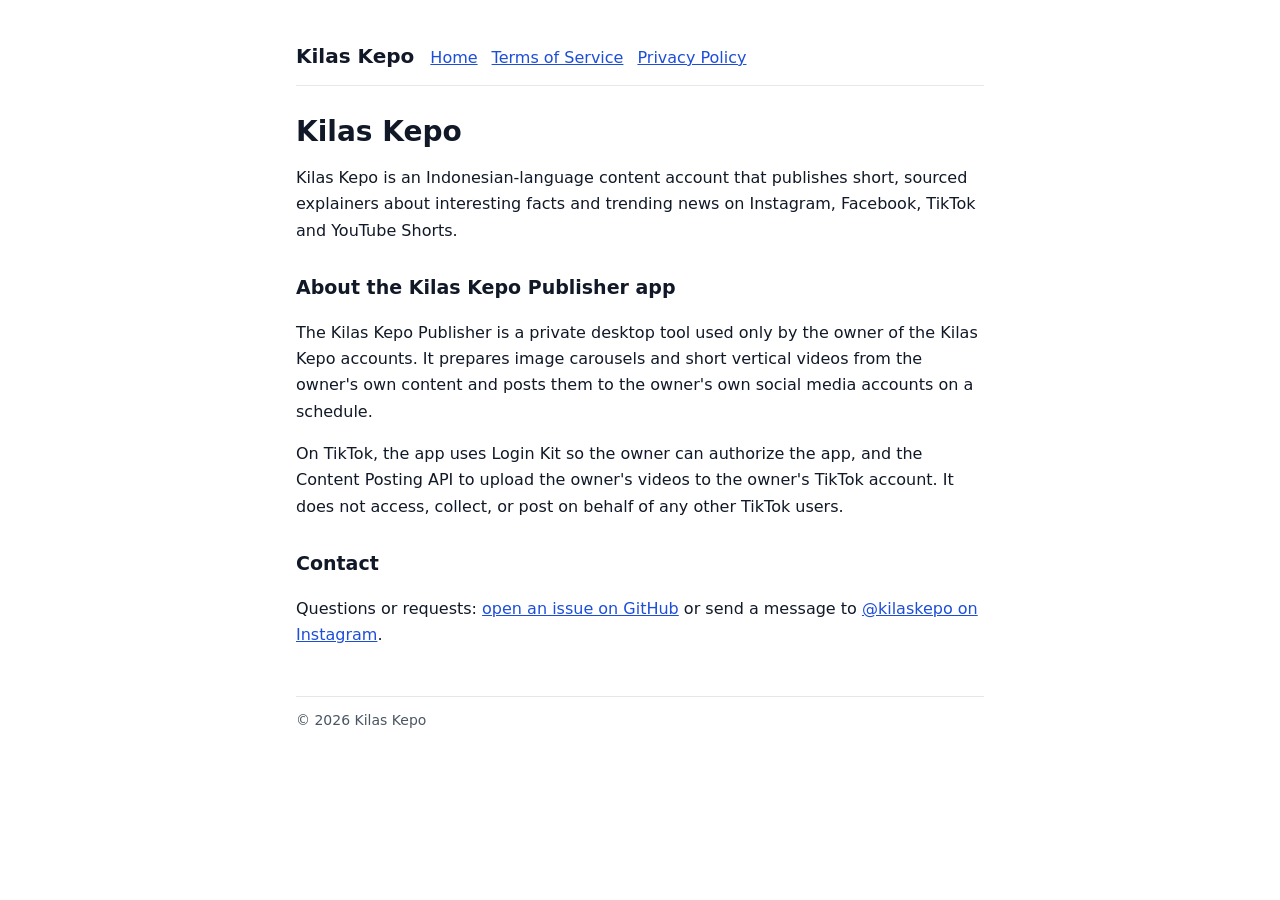
<file: index.html>
<!doctype html>
<html lang="en">
<head>
<meta charset="utf-8">
<meta name="viewport" content="width=device-width, initial-scale=1">
<title>Kilas Kepo</title>
<meta name="description" content="Kilas Kepo publishes short, sourced fact and news explainers in Indonesian.">
<link rel="stylesheet" href="style.css">
</head>
<body>
<main>
<header><strong>Kilas Kepo</strong><nav><a href="./">Home</a><a href="terms.html">Terms of Service</a><a href="privacy.html">Privacy Policy</a></nav></header>
<h1>Kilas Kepo</h1>
<p>Kilas Kepo is an Indonesian-language content account that publishes short, sourced explainers about interesting facts and trending news on Instagram, Facebook, TikTok and YouTube Shorts.</p>
<h2>About the Kilas Kepo Publisher app</h2>
<p>The Kilas Kepo Publisher is a private desktop tool used only by the owner of the Kilas Kepo accounts. It prepares image carousels and short vertical videos from the owner's own content and posts them to the owner's own social media accounts on a schedule.</p>
<p>On TikTok, the app uses Login Kit so the owner can authorize the app, and the Content Posting API to upload the owner's videos to the owner's TikTok account. It does not access, collect, or post on behalf of any other TikTok users.</p>
<h2>Contact</h2>
<p>Questions or requests: <a href="https://github.com/ariadys/kilaskepo/issues">open an issue on GitHub</a> or send a message to <a href="https://www.instagram.com/kilaskepo/">@kilaskepo on Instagram</a>.</p>
<footer>© 2026 Kilas Kepo</footer>
</main>
</body>
</html>
</file>
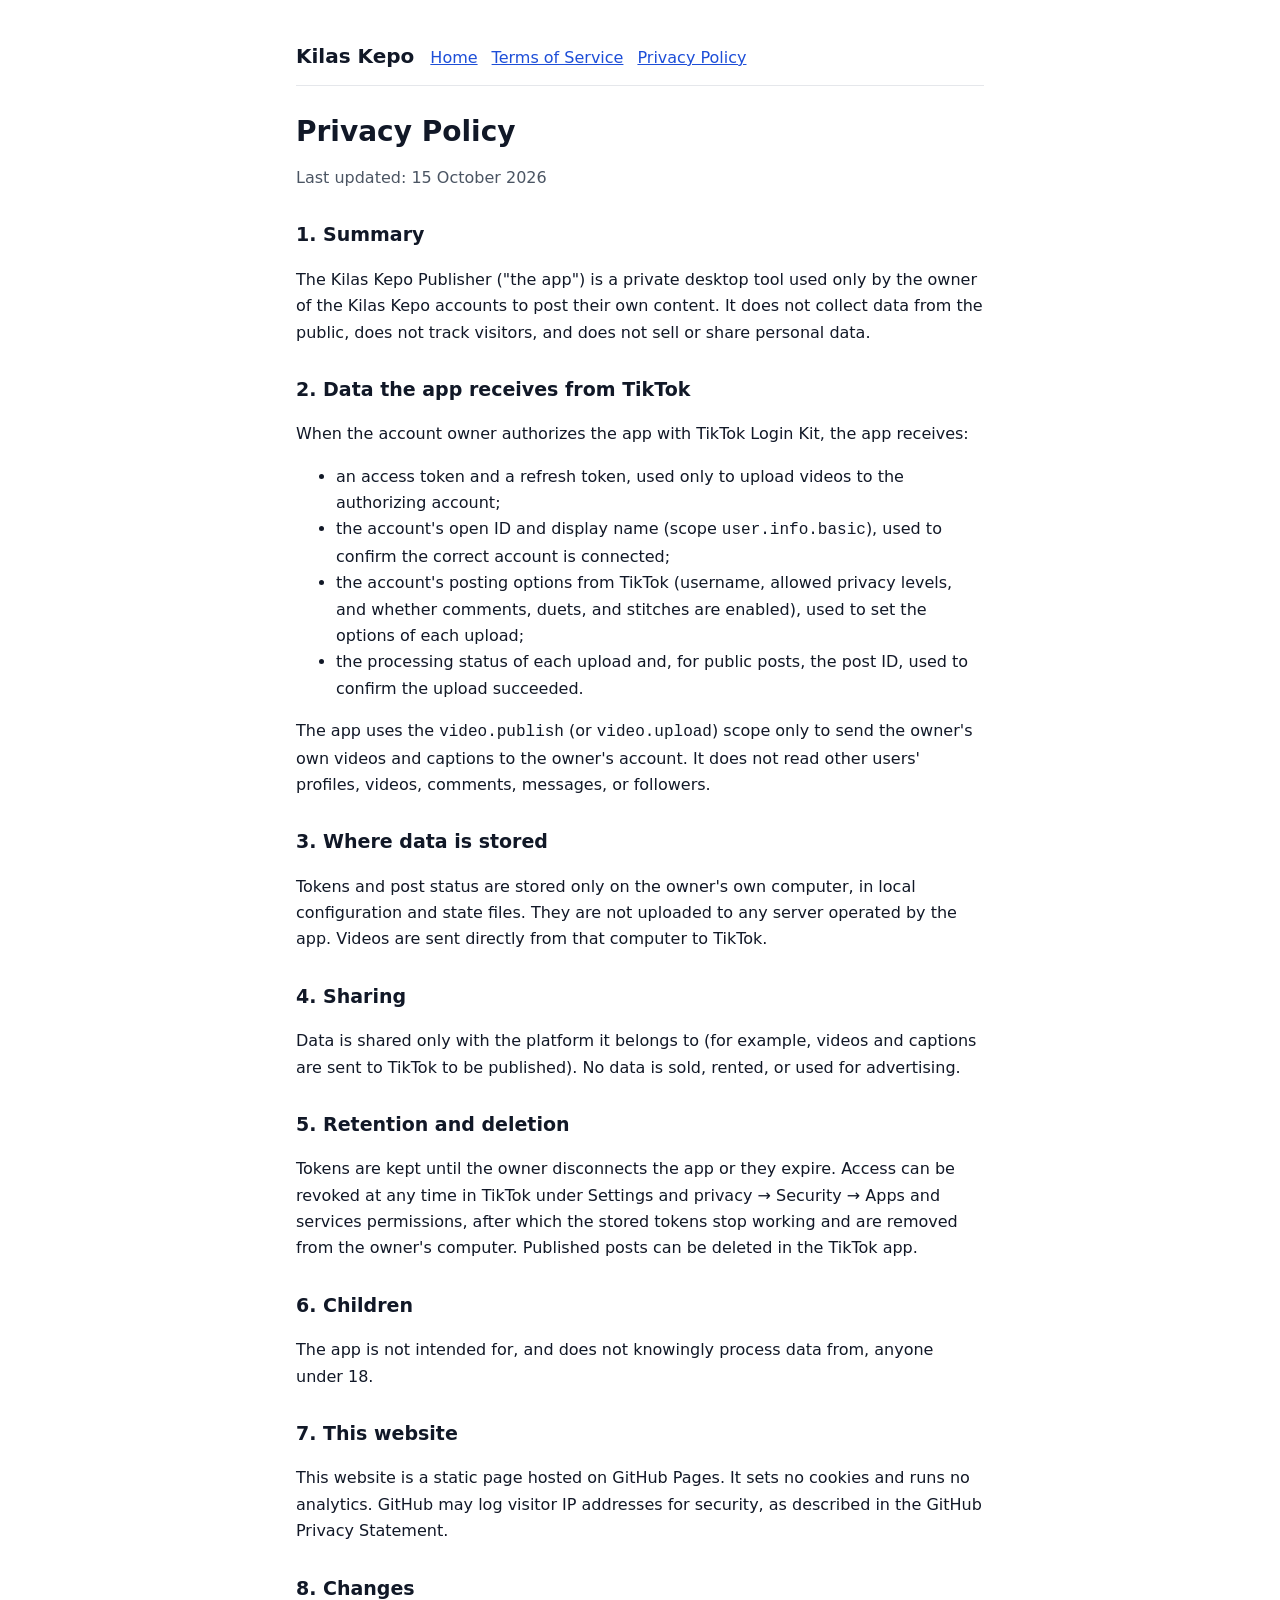
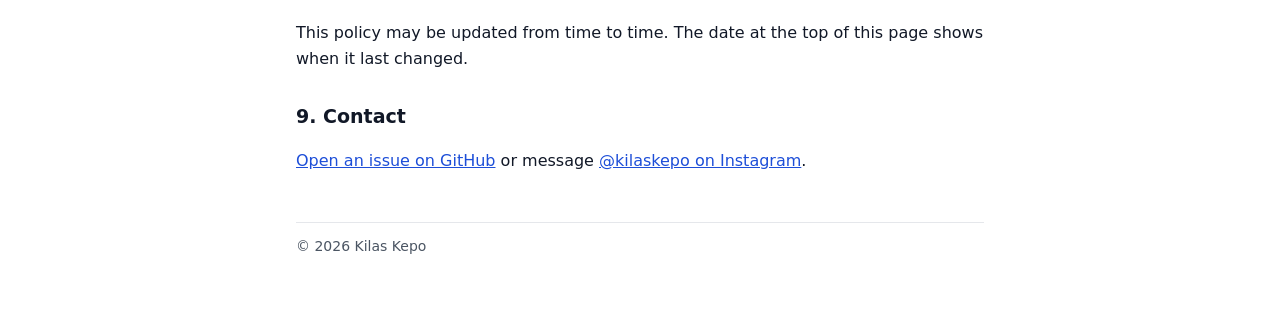
<file: privacy.html>
<!doctype html>
<html lang="en">
<head>
<meta charset="utf-8">
<meta name="viewport" content="width=device-width, initial-scale=1">
<title>Privacy Policy</title>
<meta name="description" content="Privacy Policy for the Kilas Kepo Publisher app.">
<link rel="stylesheet" href="style.css">
</head>
<body>
<main>
<header><strong>Kilas Kepo</strong><nav><a href="./">Home</a><a href="terms.html">Terms of Service</a><a href="privacy.html">Privacy Policy</a></nav></header>
<h1>Privacy Policy</h1>
<p class="muted">Last updated: 15 October 2026</p>

<h2>1. Summary</h2>
<p>The Kilas Kepo Publisher ("the app") is a private desktop tool used only by the owner of the Kilas Kepo accounts to post their own content. It does not collect data from the public, does not track visitors, and does not sell or share personal data.</p>

<h2>2. Data the app receives from TikTok</h2>
<p>When the account owner authorizes the app with TikTok Login Kit, the app receives:</p>
<ul>
<li>an access token and a refresh token, used only to upload videos to the authorizing account;</li>
<li>the account's open ID and display name (scope <code>user.info.basic</code>), used to confirm the correct account is connected;</li>
<li>the account's posting options from TikTok (username, allowed privacy levels, and whether comments, duets, and stitches are enabled), used to set the options of each upload;</li>
<li>the processing status of each upload and, for public posts, the post ID, used to confirm the upload succeeded.</li>
</ul>
<p>The app uses the <code>video.publish</code> (or <code>video.upload</code>) scope only to send the owner's own videos and captions to the owner's account. It does not read other users' profiles, videos, comments, messages, or followers.</p>

<h2>3. Where data is stored</h2>
<p>Tokens and post status are stored only on the owner's own computer, in local configuration and state files. They are not uploaded to any server operated by the app. Videos are sent directly from that computer to TikTok.</p>

<h2>4. Sharing</h2>
<p>Data is shared only with the platform it belongs to (for example, videos and captions are sent to TikTok to be published). No data is sold, rented, or used for advertising.</p>

<h2>5. Retention and deletion</h2>
<p>Tokens are kept until the owner disconnects the app or they expire. Access can be revoked at any time in TikTok under Settings and privacy → Security → Apps and services permissions, after which the stored tokens stop working and are removed from the owner's computer. Published posts can be deleted in the TikTok app.</p>

<h2>6. Children</h2>
<p>The app is not intended for, and does not knowingly process data from, anyone under 18.</p>

<h2>7. This website</h2>
<p>This website is a static page hosted on GitHub Pages. It sets no cookies and runs no analytics. GitHub may log visitor IP addresses for security, as described in the GitHub Privacy Statement.</p>

<h2>8. Changes</h2>
<p>This policy may be updated from time to time. The date at the top of this page shows when it last changed.</p>

<h2>9. Contact</h2>
<p><a href="https://github.com/ariadys/kilaskepo/issues">Open an issue on GitHub</a> or message <a href="https://www.instagram.com/kilaskepo/">@kilaskepo on Instagram</a>.</p>
<footer>© 2026 Kilas Kepo</footer>
</main>
</body>
</html>
</file>
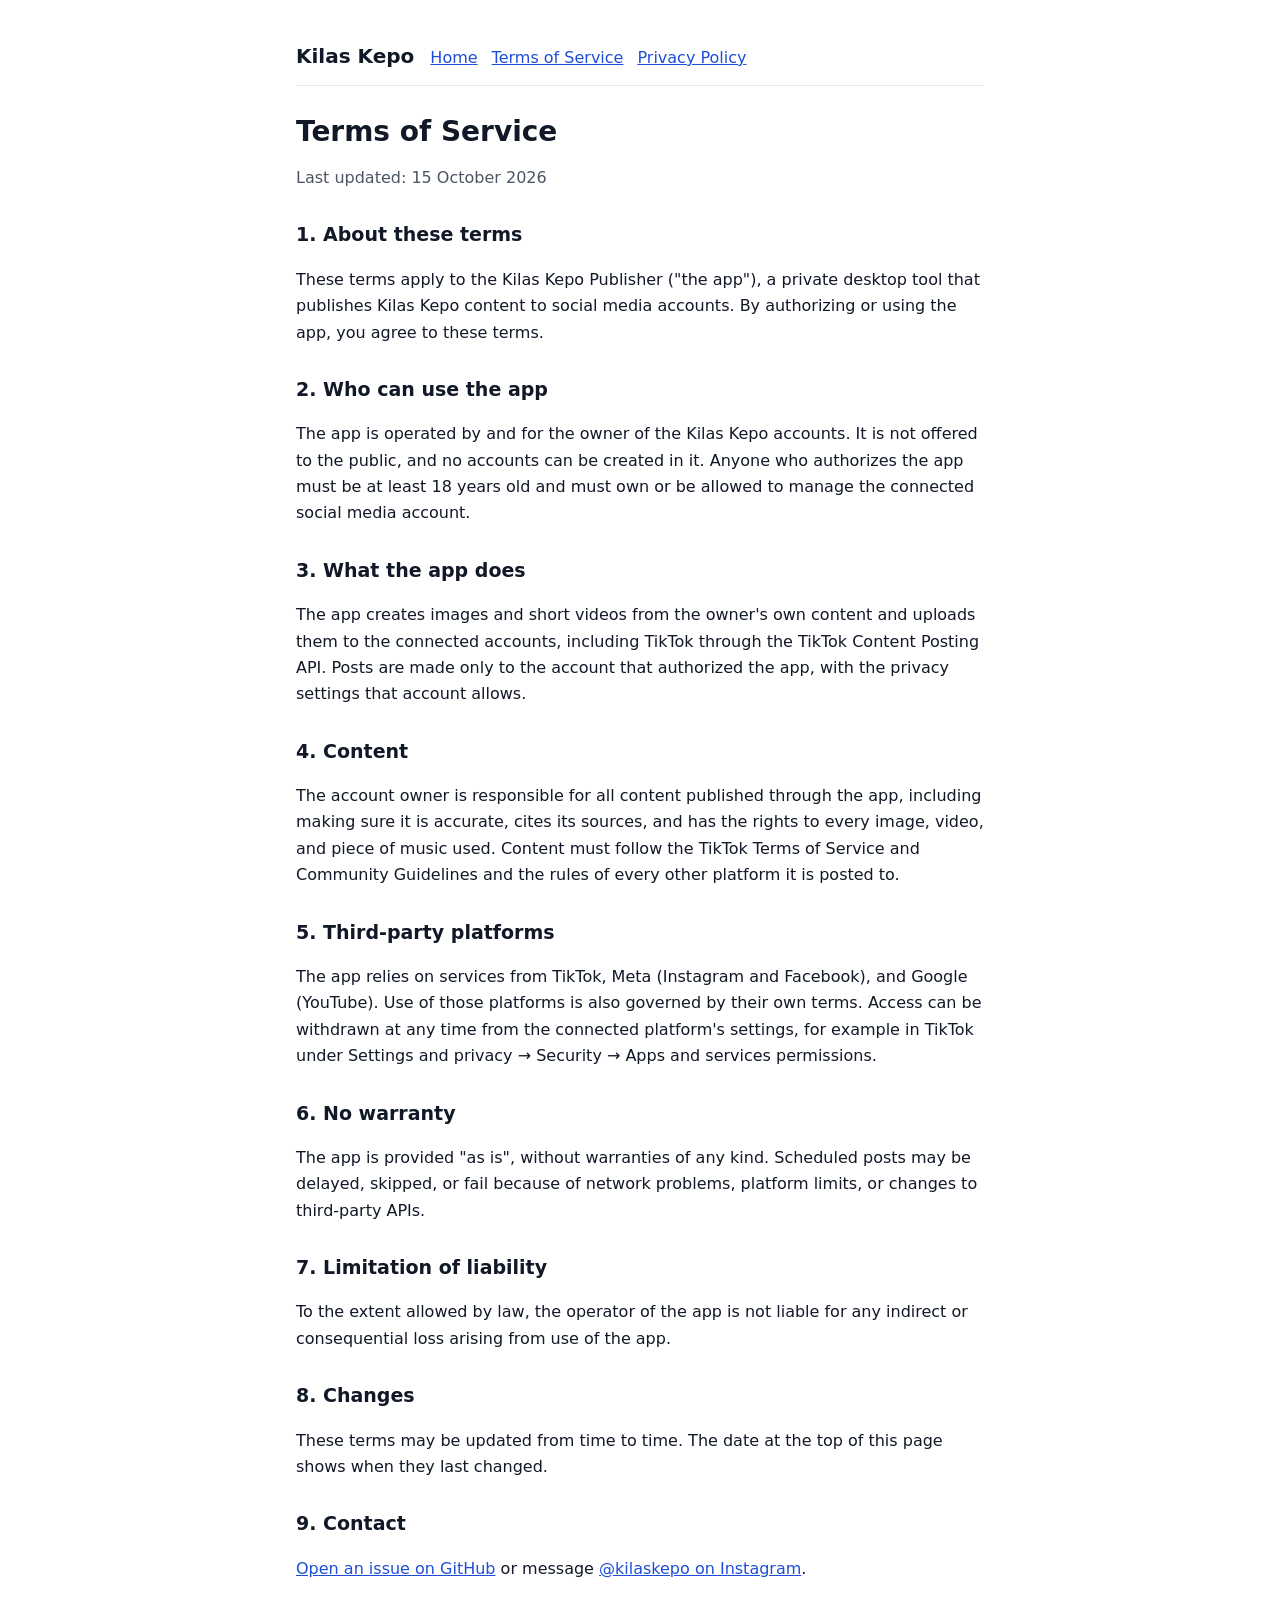
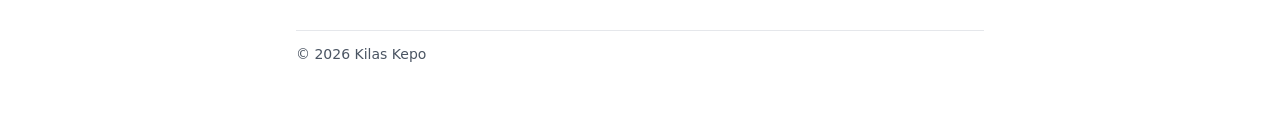
<file: terms.html>
<!doctype html>
<html lang="en">
<head>
<meta charset="utf-8">
<meta name="viewport" content="width=device-width, initial-scale=1">
<title>Terms of Service</title>
<meta name="description" content="Terms of Service for the Kilas Kepo Publisher app.">
<link rel="stylesheet" href="style.css">
</head>
<body>
<main>
<header><strong>Kilas Kepo</strong><nav><a href="./">Home</a><a href="terms.html">Terms of Service</a><a href="privacy.html">Privacy Policy</a></nav></header>
<h1>Terms of Service</h1>
<p class="muted">Last updated: 15 October 2026</p>

<h2>1. About these terms</h2>
<p>These terms apply to the Kilas Kepo Publisher ("the app"), a private desktop tool that publishes Kilas Kepo content to social media accounts. By authorizing or using the app, you agree to these terms.</p>

<h2>2. Who can use the app</h2>
<p>The app is operated by and for the owner of the Kilas Kepo accounts. It is not offered to the public, and no accounts can be created in it. Anyone who authorizes the app must be at least 18 years old and must own or be allowed to manage the connected social media account.</p>

<h2>3. What the app does</h2>
<p>The app creates images and short videos from the owner's own content and uploads them to the connected accounts, including TikTok through the TikTok Content Posting API. Posts are made only to the account that authorized the app, with the privacy settings that account allows.</p>

<h2>4. Content</h2>
<p>The account owner is responsible for all content published through the app, including making sure it is accurate, cites its sources, and has the rights to every image, video, and piece of music used. Content must follow the TikTok Terms of Service and Community Guidelines and the rules of every other platform it is posted to.</p>

<h2>5. Third-party platforms</h2>
<p>The app relies on services from TikTok, Meta (Instagram and Facebook), and Google (YouTube). Use of those platforms is also governed by their own terms. Access can be withdrawn at any time from the connected platform's settings, for example in TikTok under Settings and privacy → Security → Apps and services permissions.</p>

<h2>6. No warranty</h2>
<p>The app is provided "as is", without warranties of any kind. Scheduled posts may be delayed, skipped, or fail because of network problems, platform limits, or changes to third-party APIs.</p>

<h2>7. Limitation of liability</h2>
<p>To the extent allowed by law, the operator of the app is not liable for any indirect or consequential loss arising from use of the app.</p>

<h2>8. Changes</h2>
<p>These terms may be updated from time to time. The date at the top of this page shows when they last changed.</p>

<h2>9. Contact</h2>
<p><a href="https://github.com/ariadys/kilaskepo/issues">Open an issue on GitHub</a> or message <a href="https://www.instagram.com/kilaskepo/">@kilaskepo on Instagram</a>.</p>
<footer>© 2026 Kilas Kepo</footer>
</main>
</body>
</html>
</file>
<file: style.css>
:root { --ink: #111827; --muted: #4b5563; --bg: #ffffff; --accent: #1d4ed8; --line: #e5e7eb; }
@media (prefers-color-scheme: dark) { :root { --ink: #f3f4f6; --muted: #9ca3af; --bg: #0b1120; --accent: #93b4ff; --line: #1f2937; } }
* { box-sizing: border-box; }
body { margin: 0; background: var(--bg); color: var(--ink); font: 16px/1.65 system-ui, -apple-system, "Segoe UI", Roboto, sans-serif; }
main { max-width: 720px; margin: 0 auto; padding: 40px 16px 64px; }
header { display: flex; gap: 16px; flex-wrap: wrap; align-items: baseline; border-bottom: 1px solid var(--line); padding-bottom: 12px; margin-bottom: 28px; }
header strong { font-size: 20px; }
nav a { margin-right: 14px; }
a { color: var(--accent); }
h1 { font-size: 28px; line-height: 1.25; margin: 0 0 8px; }
h2 { font-size: 19px; margin: 28px 0 6px; }
.muted { color: var(--muted); }
footer { margin-top: 48px; border-top: 1px solid var(--line); padding-top: 12px; font-size: 14px; color: var(--muted); }
</file>
